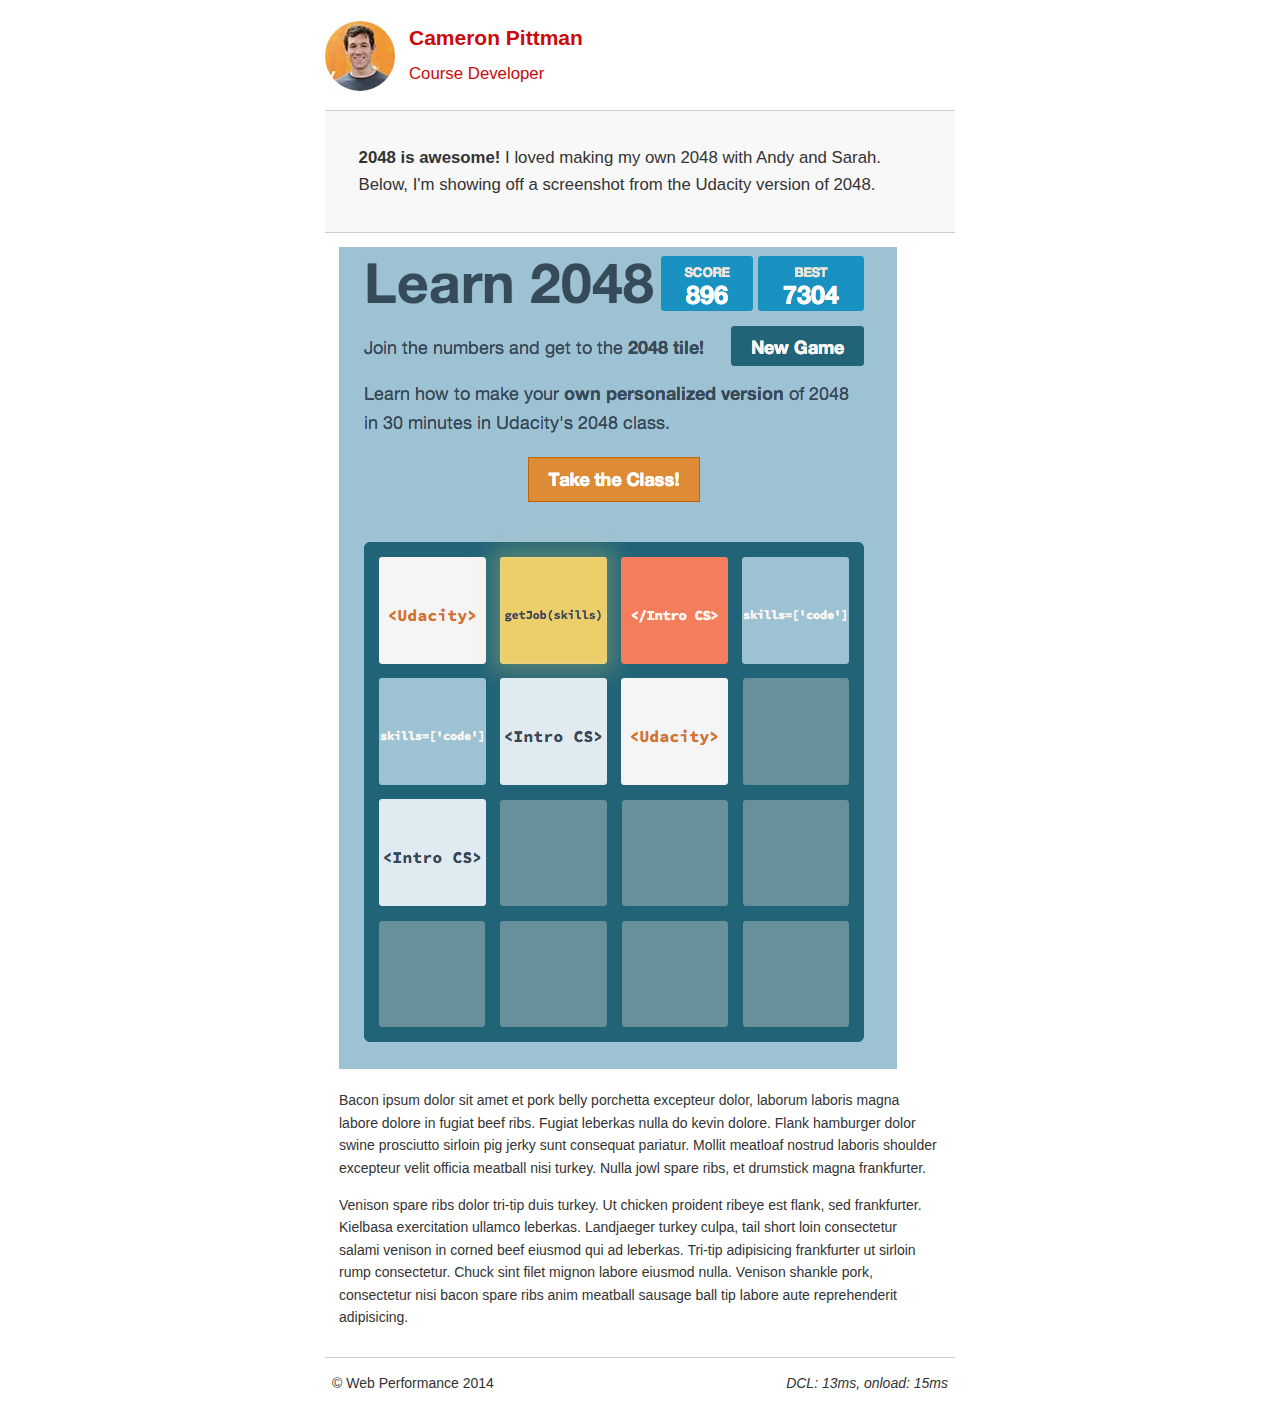
<file: project-2048.html>
<!DOCTYPE html>
<html lang="en">
  <head>
    <meta charset="utf-8">
    <meta name="viewport" content="width=device-width, initial-scale=1">
    <meta name="description" content=" FILL ME IN ">
    <meta name="author" content=" FILL ME IN ">
    <title>Cameron Pittman: Portfolio</title>

    <!-- Hmm, what is the impact of web fonts on speed? Measure it... -->
    <!-- <link href="//fonts.googleapis.com/css?family=Open+Sans:400,700" rel="stylesheet"> -->

    <link href="css/style.css" rel="stylesheet">
    <link href="css/print.css" rel="stylesheet">

    <script>
      (function(w,g){w['GoogleAnalyticsObject']=g;
      w[g]=w[g]||function(){(w[g].q=w[g].q||[]).push(arguments)};w[g].l=1*new Date();})(window,'ga');

      // Optional TODO: replace with your Google Analytics profile ID.
      ga('create', 'UA-XXXX-Y');
      ga('send', 'pageview');
    </script>
    <script src="//www.google-analytics.com/analytics.js"></script>
    <script src="js/perfmatters.js"></script>
  </head>

  <body>
    <header>
      <a href="/"><img src="img/profilepic.jpg"></a>
      <p>Cameron Pittman<br><span>Course Developer</span></p>
    </header>

    <div class="container">
      <div class="hero">
        <strong>2048 is awesome!</strong> I loved making my own 2048 with Andy and Sarah. Below, I'm showing off a screenshot from the Udacity version of 2048.
      </div>

      <div class="content">

        <img class="img-responsive" src="img/2048.png">

        <p>Bacon ipsum dolor sit amet et pork belly porchetta excepteur dolor, laborum laboris magna labore dolore in fugiat beef ribs. Fugiat leberkas nulla do kevin dolore. Flank hamburger dolor swine prosciutto sirloin pig jerky sunt consequat pariatur. Mollit meatloaf nostrud laboris shoulder excepteur velit officia meatball nisi turkey. Nulla jowl spare ribs, et drumstick magna frankfurter.</p>

        <p>Venison spare ribs dolor tri-tip duis turkey. Ut chicken proident ribeye est flank, sed frankfurter. Kielbasa exercitation ullamco leberkas. Landjaeger turkey culpa, tail short loin consectetur salami venison in corned beef eiusmod qui ad leberkas. Tri-tip adipisicing frankfurter ut sirloin rump consectetur. Chuck sint filet mignon labore eiusmod nulla. Venison shankle pork, consectetur nisi bacon spare ribs anim meatball sausage ball tip labore aute reprehenderit adipisicing.</p>

    </div>

    <footer>
      <p>&copy; Web Performance 2014 <span id="crp-stats"></span></p>
    </footer>
  </body>
</html>
</file>
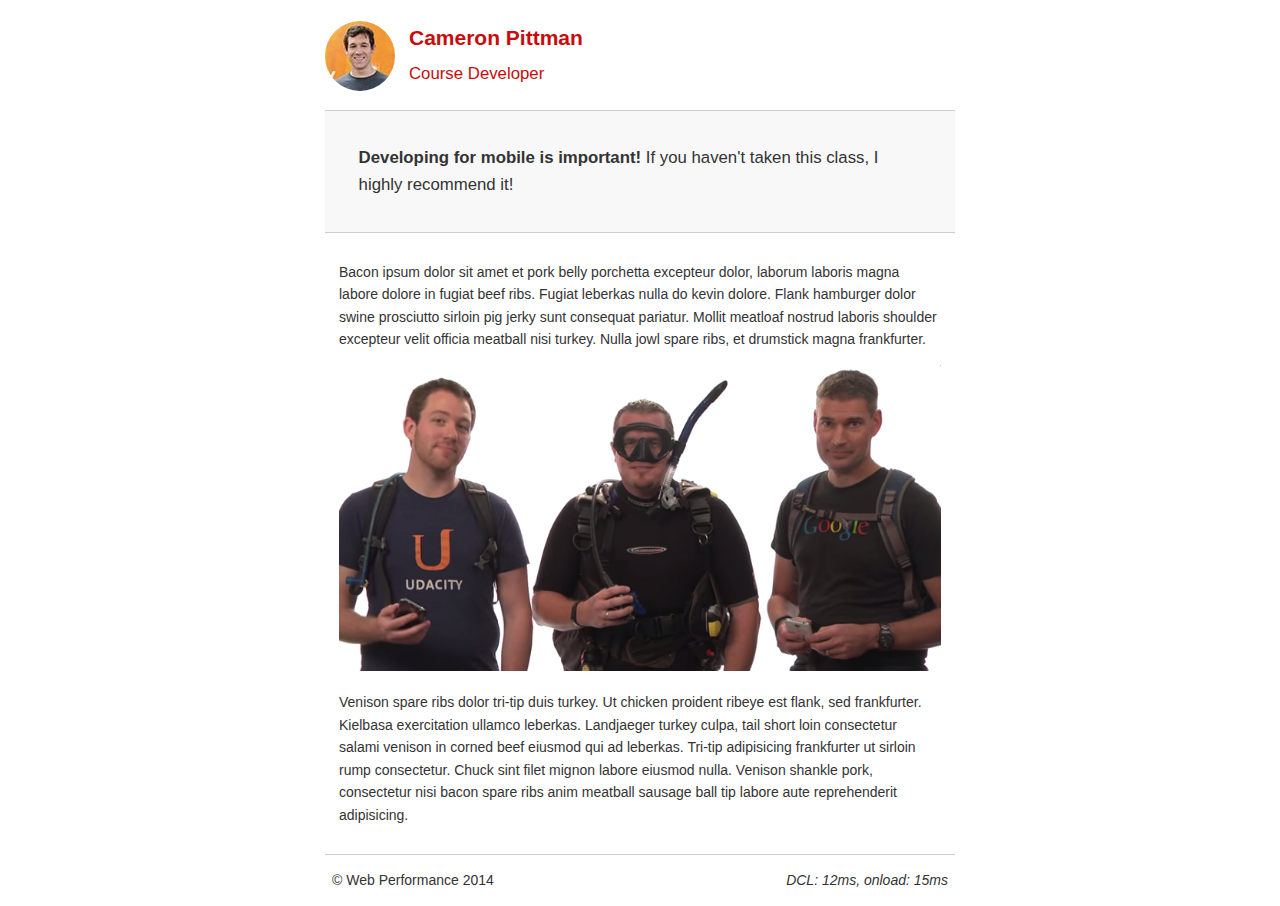
<file: project-mobile.html>
<!DOCTYPE html>
<html lang="en">
  <head>
    <meta charset="utf-8">
    <meta name="viewport" content="width=device-width, initial-scale=1">
    <meta name="description" content=" FILL ME IN ">
    <meta name="author" content=" FILL ME IN ">
    <title>Cameron Pitman: Portfolio</title>

    <!-- Hmm, what is the impact of web fonts on speed? Measure it... -->
    <!-- <link href="//fonts.googleapis.com/css?family=Open+Sans:400,700" rel="stylesheet"> -->

    <link href="css/style.css" rel="stylesheet">
    <link href="css/print.css" rel="stylesheet">

    <script>
      (function(w,g){w['GoogleAnalyticsObject']=g;
      w[g]=w[g]||function(){(w[g].q=w[g].q||[]).push(arguments)};w[g].l=1*new Date();})(window,'ga');

      // Optional TODO: replace with your Google Analytics profile ID.
      ga('create', 'UA-XXXX-Y');
      ga('send', 'pageview');
    </script>
    <script src="http://www.google-analytics.com/analytics.js"></script>
    <script async src="js/perfmatters.js"></script>
  </head>

  <body>
    <header>
      <a href="/"><img src="img/profilepic.jpg"></a>
      <p>Cameron Pittman<br><span>Course Developer</span></p>
    </header>

    <div class="container">
      <div class="hero">
        <strong>Developing for mobile is important!</strong> If you haven't taken this class, I highly recommend it!
      </div>

      <div class="content">

        <p>Bacon ipsum dolor sit amet et pork belly porchetta excepteur dolor, laborum laboris magna labore dolore in fugiat beef ribs. Fugiat leberkas nulla do kevin dolore. Flank hamburger dolor swine prosciutto sirloin pig jerky sunt consequat pariatur. Mollit meatloaf nostrud laboris shoulder excepteur velit officia meatball nisi turkey. Nulla jowl spare ribs, et drumstick magna frankfurter.</p>

        <img src="img/mobilewebdev.jpg">

        <p>Venison spare ribs dolor tri-tip duis turkey. Ut chicken proident ribeye est flank, sed frankfurter. Kielbasa exercitation ullamco leberkas. Landjaeger turkey culpa, tail short loin consectetur salami venison in corned beef eiusmod qui ad leberkas. Tri-tip adipisicing frankfurter ut sirloin rump consectetur. Chuck sint filet mignon labore eiusmod nulla. Venison shankle pork, consectetur nisi bacon spare ribs anim meatball sausage ball tip labore aute reprehenderit adipisicing.</p>

    </div>

    <footer>
      <p>&copy; Web Performance 2014 <span id="crp-stats"></span></p>
    </footer>
  </body>
</html>
</file>
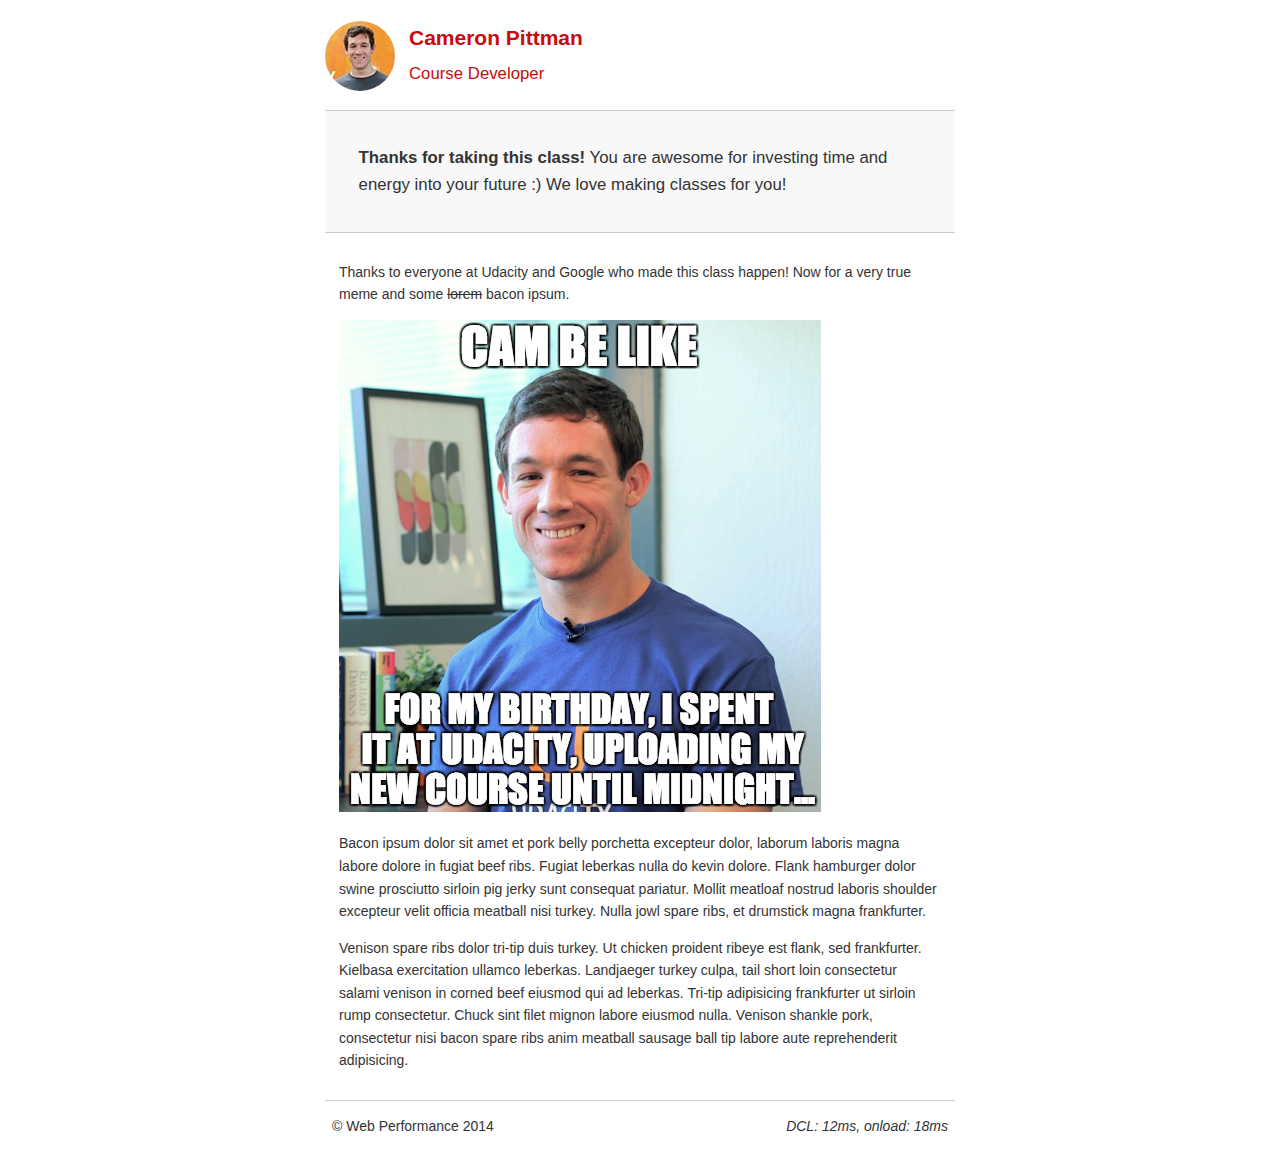
<file: project-webperf.html>
<!DOCTYPE html>
<html lang="en">
  <head>
    <meta charset="utf-8">
    <meta name="viewport" content="width=device-width, initial-scale=1">
    <meta name="description" content=" FILL ME IN ">
    <meta name="author" content=" FILL ME IN ">
    <title>Cameron Pittman: Portfolio</title>

    <!-- Hmm, what is the impact of web fonts on speed? Measure it... -->
    <!-- <link href="//fonts.googleapis.com/css?family=Open+Sans:400,700" rel="stylesheet"> -->

    <link href="css/style.css" rel="stylesheet">
    <link href="css/print.css" rel="stylesheet">

    <script>
      (function(w,g){w['GoogleAnalyticsObject']=g;
      w[g]=w[g]||function(){(w[g].q=w[g].q||[]).push(arguments)};w[g].l=1*new Date();})(window,'ga');

      // Optional TODO: replace with your Google Analytics profile ID.
      ga('create', 'UA-XXXX-Y');
      ga('send', 'pageview');
    </script>
    <script src="http://www.google-analytics.com/analytics.js"></script>
    <script async src="js/perfmatters.js"></script>
  </head>

  <body>
    <header>
      <a href="/"><img src="img/profilepic.jpg"></a>
      <p>Cameron Pittman<br><span>Course Developer</span></p>
    </header>

    <div class="container">
      <div class="hero">
        <strong>Thanks for taking this class!</strong> You are awesome for investing time and energy into your future :) We love making classes for you!
      </div>

      <div class="content">

        <p>Thanks to everyone at Udacity and Google who made this class happen! Now for a very true meme and some <strike>lorem</strike> bacon ipsum.</p>

        <img src="img/cam_be_like.jpg">

        <p>Bacon ipsum dolor sit amet et pork belly porchetta excepteur dolor, laborum laboris magna labore dolore in fugiat beef ribs. Fugiat leberkas nulla do kevin dolore. Flank hamburger dolor swine prosciutto sirloin pig jerky sunt consequat pariatur. Mollit meatloaf nostrud laboris shoulder excepteur velit officia meatball nisi turkey. Nulla jowl spare ribs, et drumstick magna frankfurter.</p>

        <p>Venison spare ribs dolor tri-tip duis turkey. Ut chicken proident ribeye est flank, sed frankfurter. Kielbasa exercitation ullamco leberkas. Landjaeger turkey culpa, tail short loin consectetur salami venison in corned beef eiusmod qui ad leberkas. Tri-tip adipisicing frankfurter ut sirloin rump consectetur. Chuck sint filet mignon labore eiusmod nulla. Venison shankle pork, consectetur nisi bacon spare ribs anim meatball sausage ball tip labore aute reprehenderit adipisicing.</p>

    </div>

    <footer>
      <p>&copy; Web Performance 2014 <span id="crp-stats"></span></p>
    </footer>
  </body>
</html>
</file>
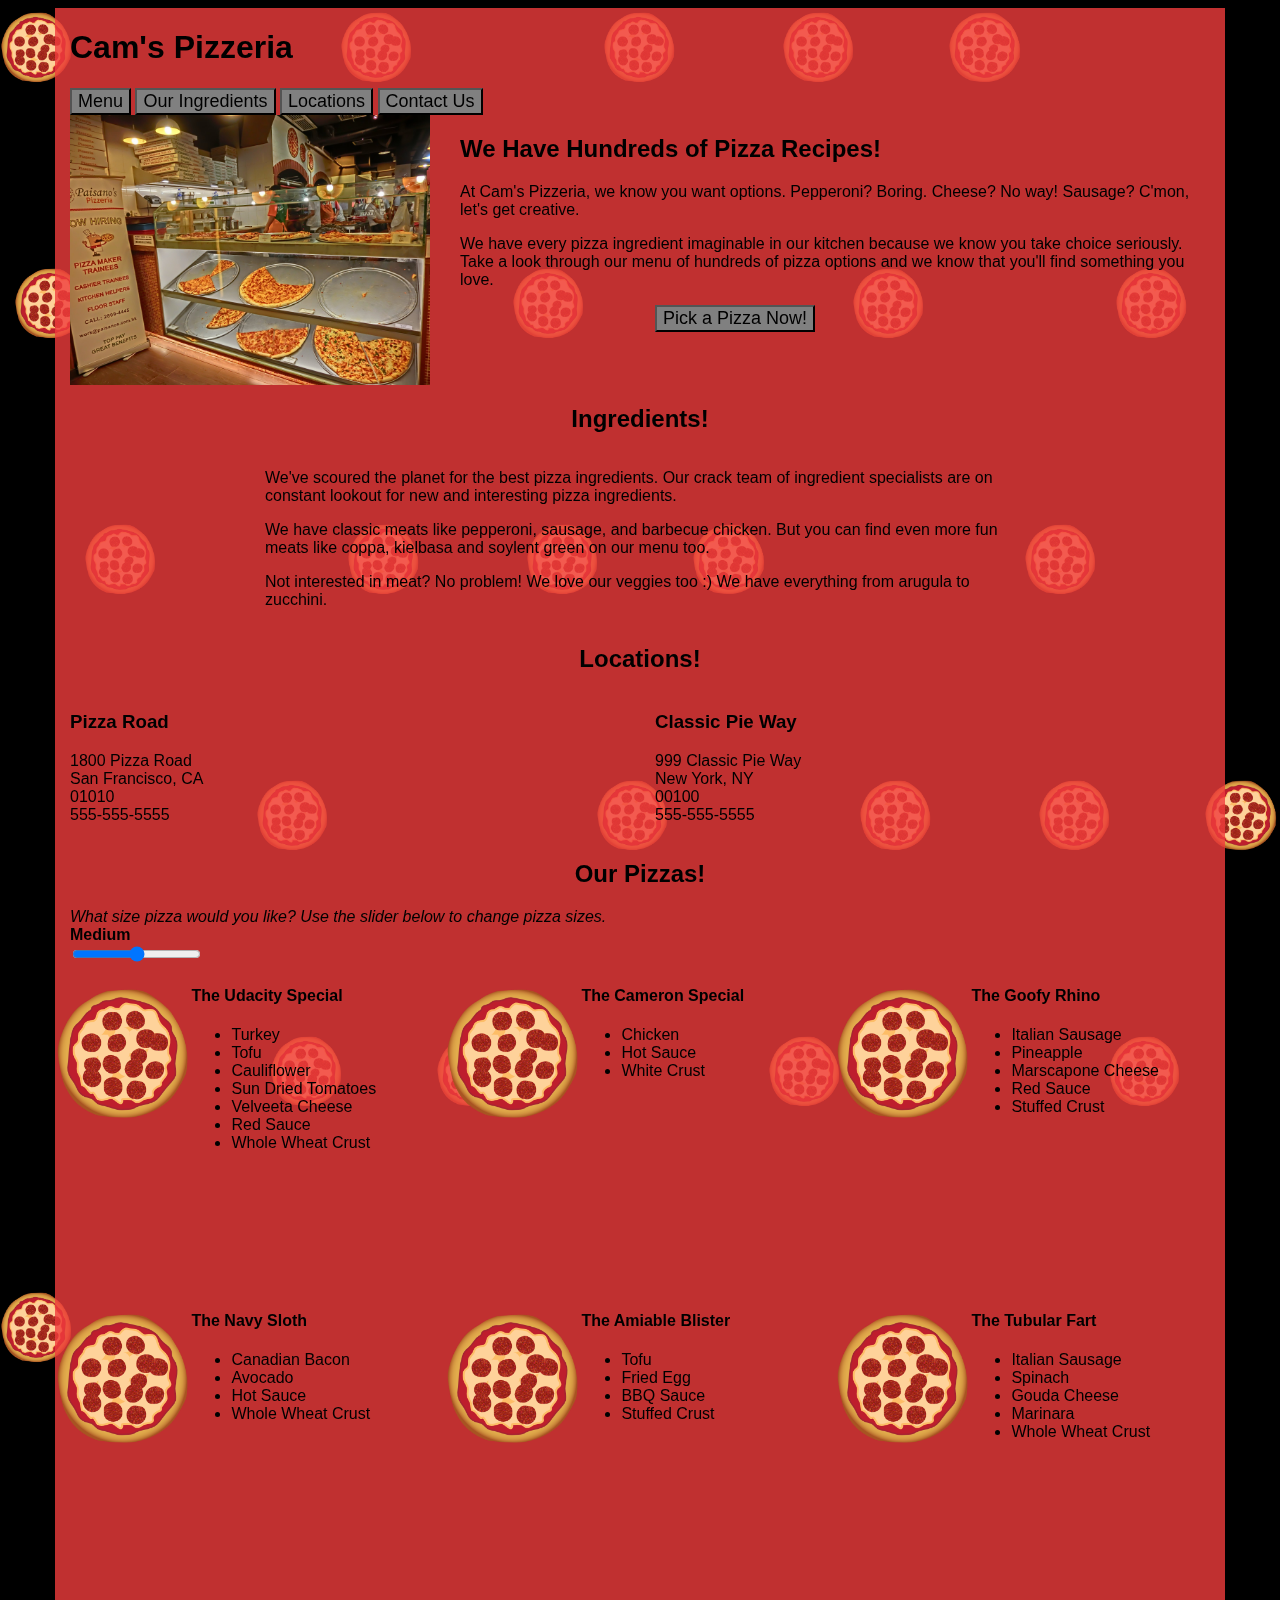
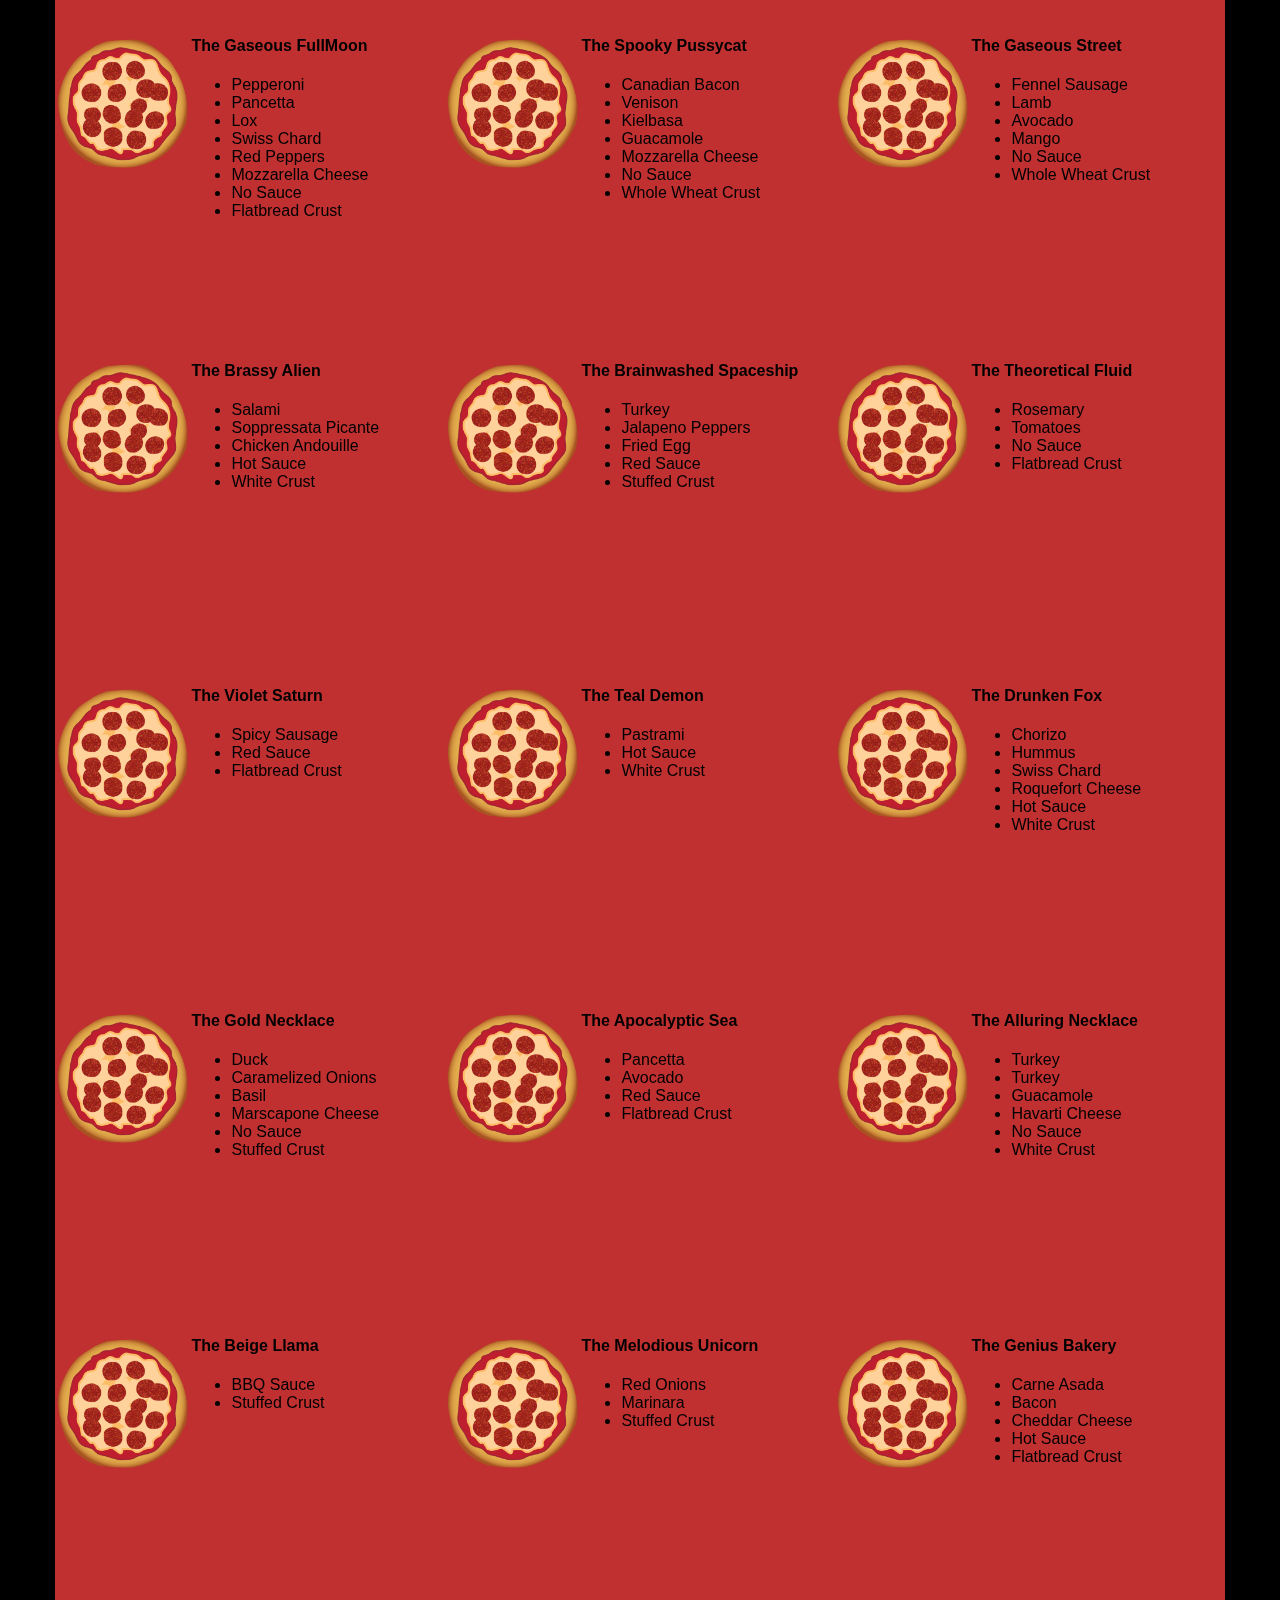
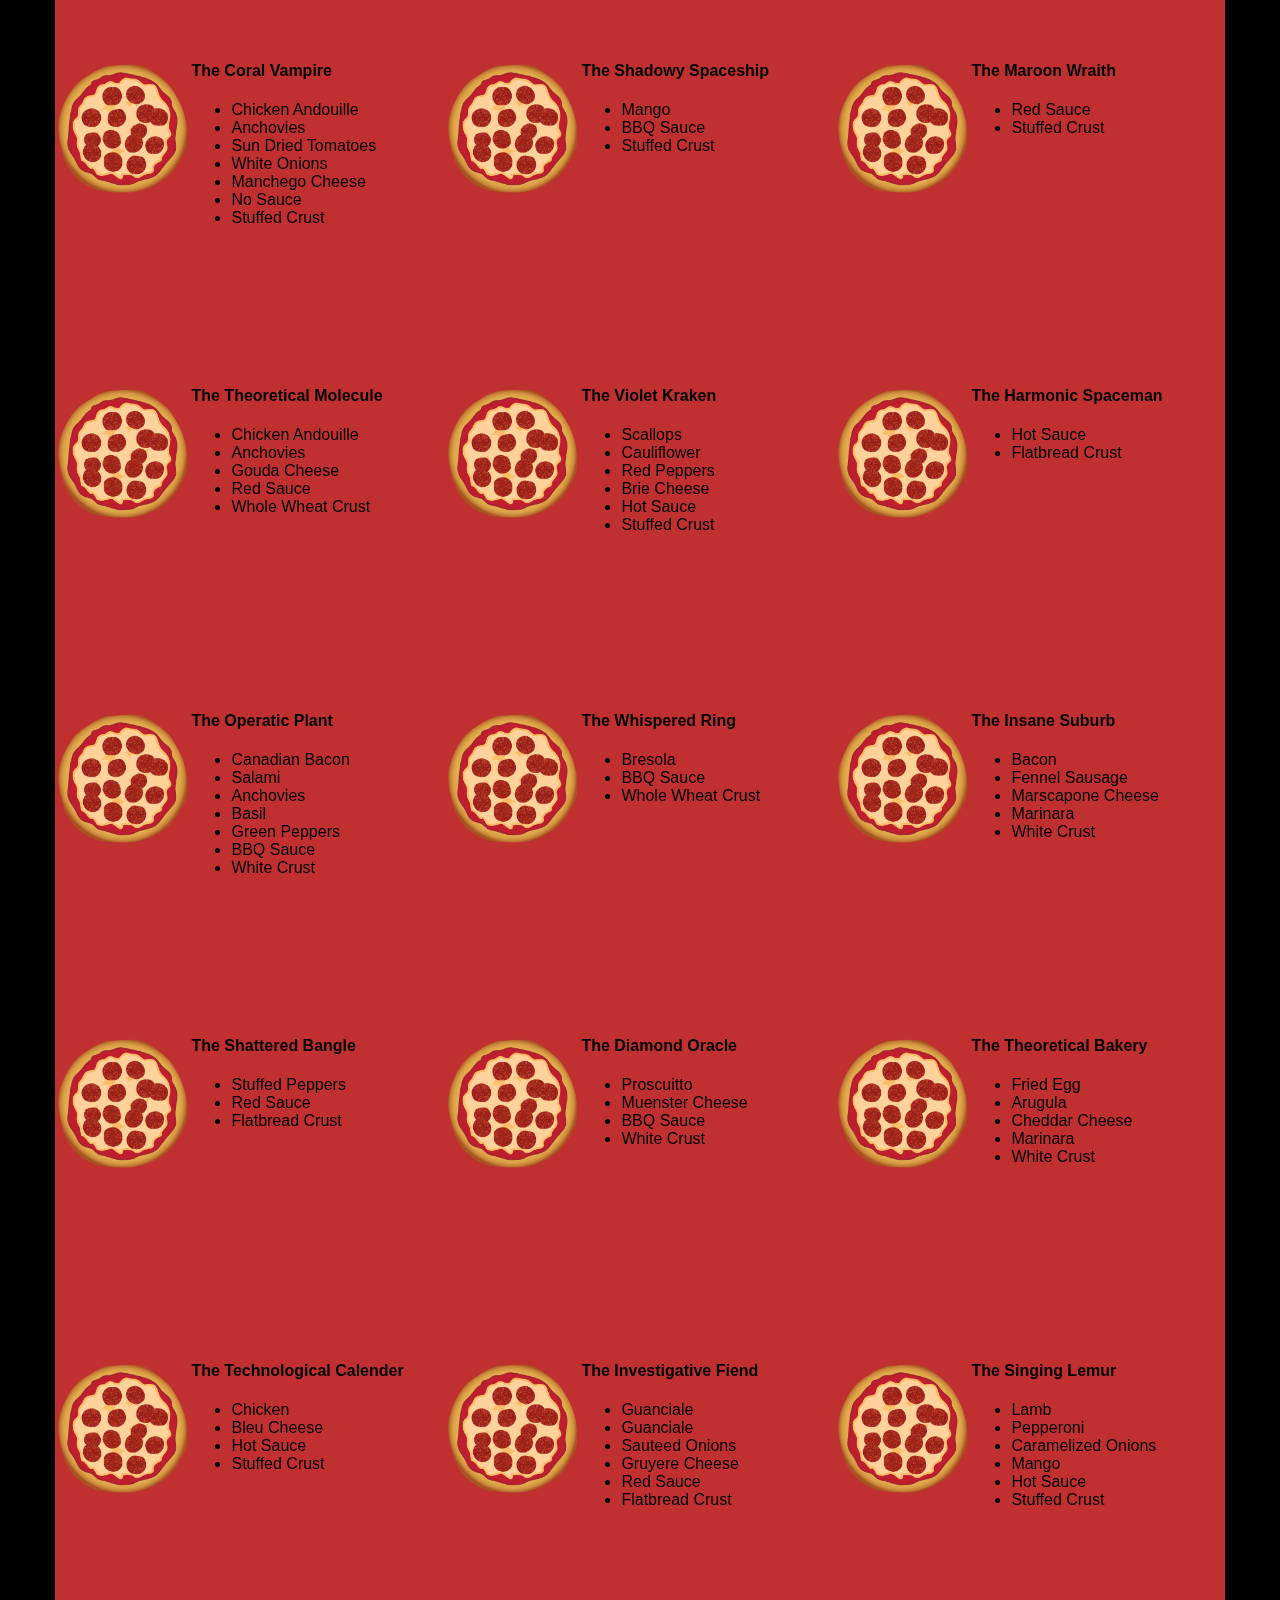
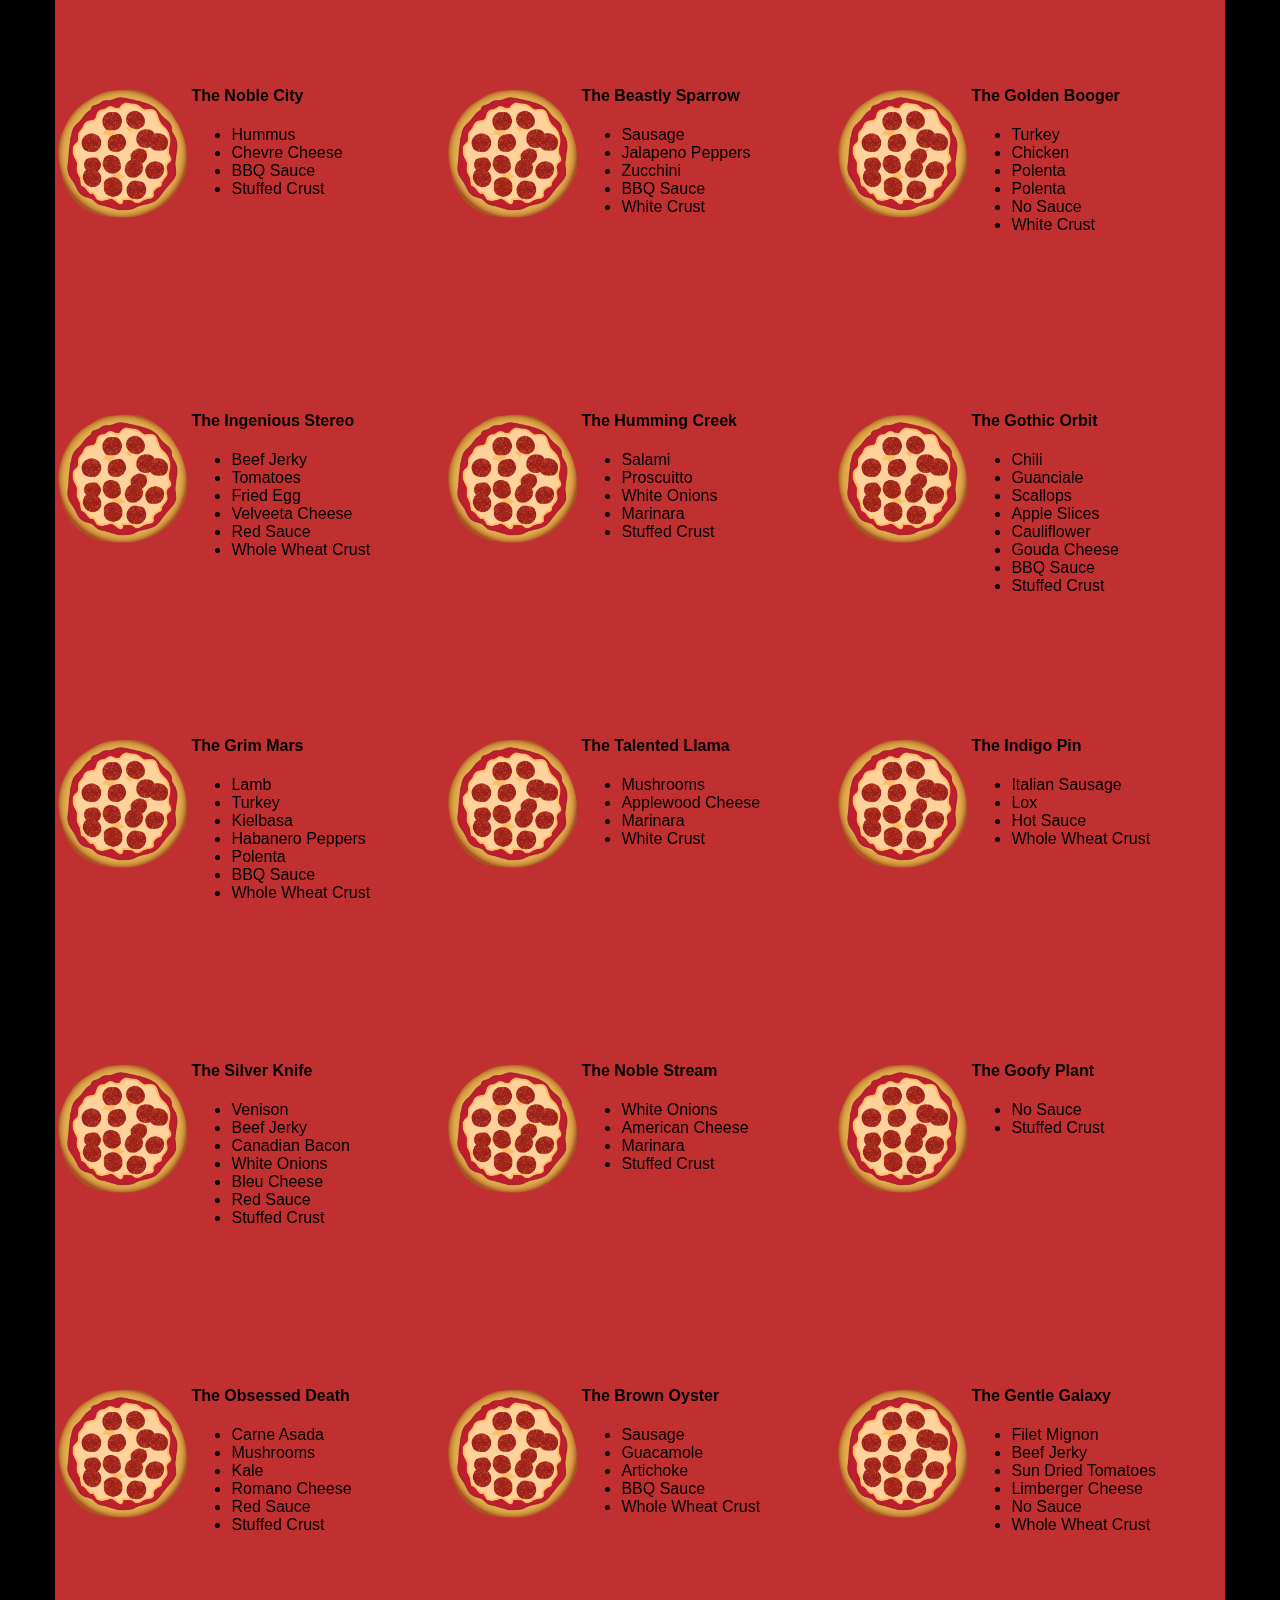
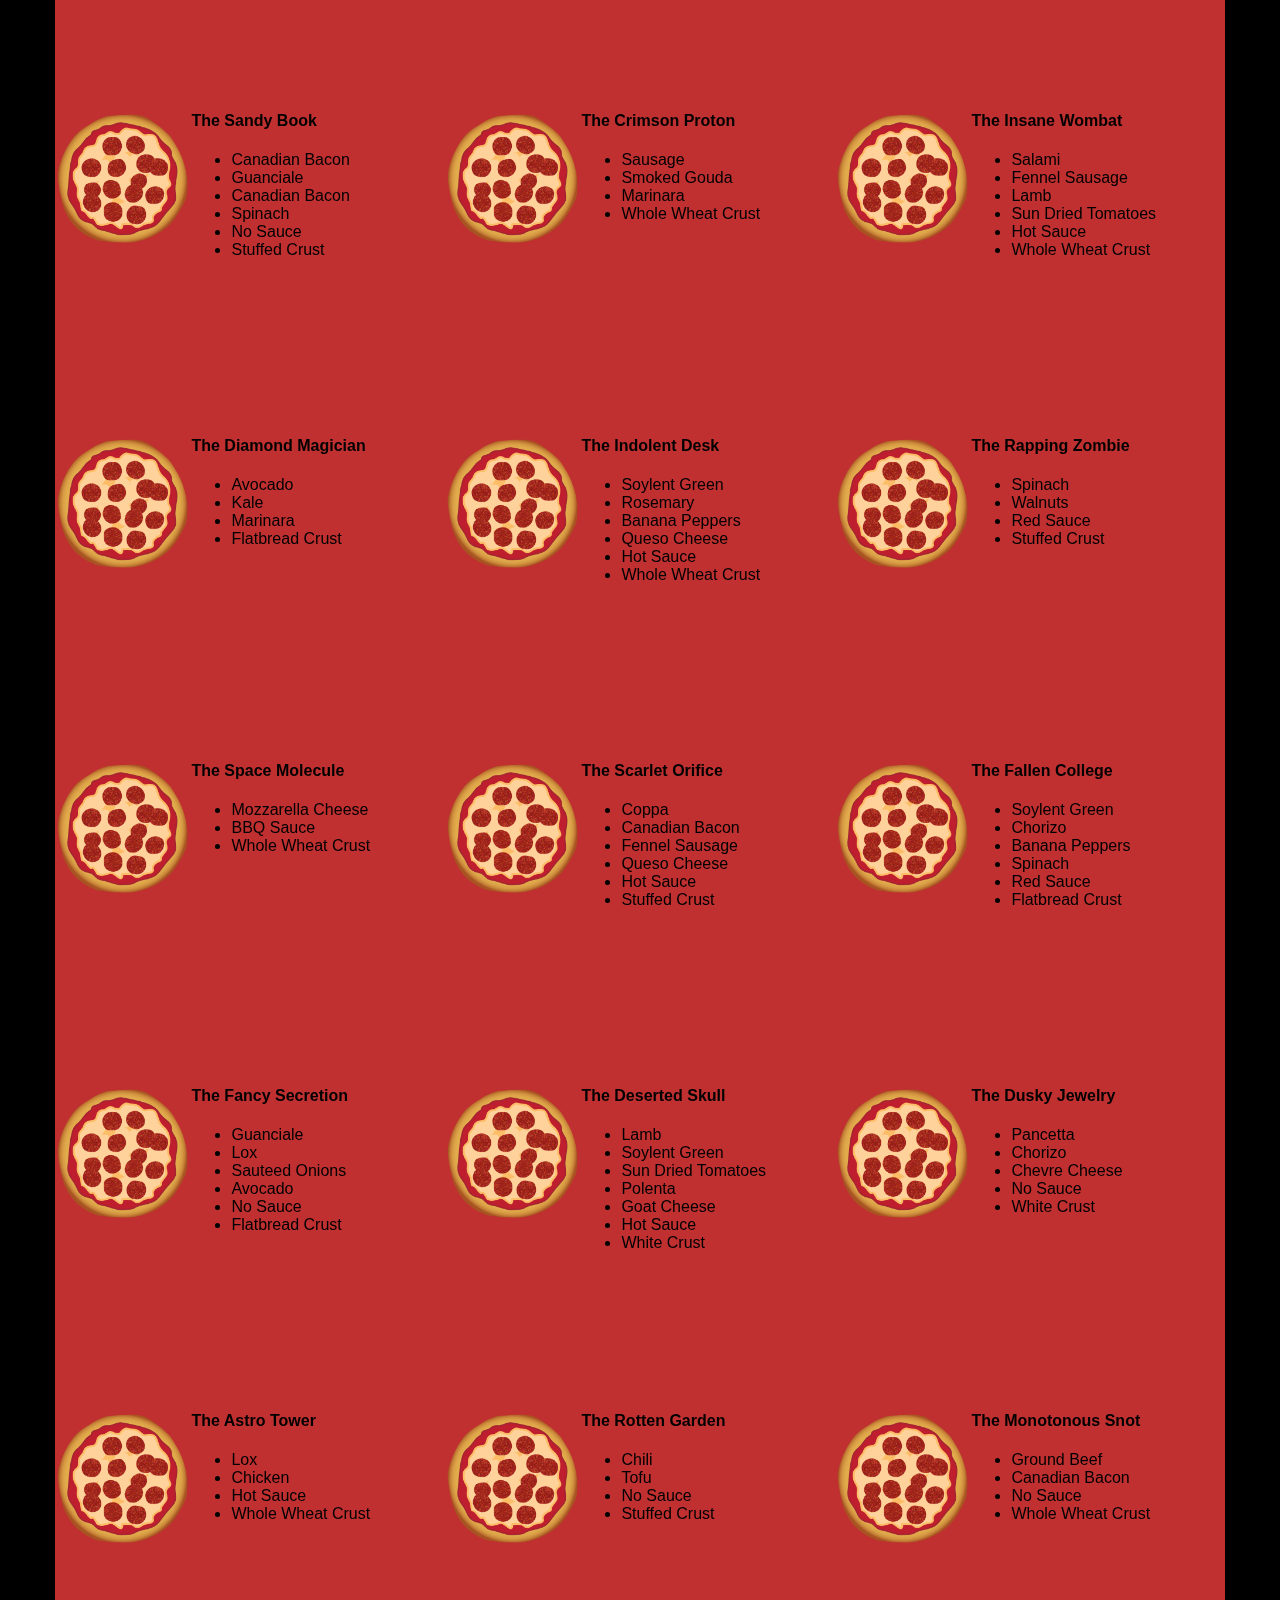
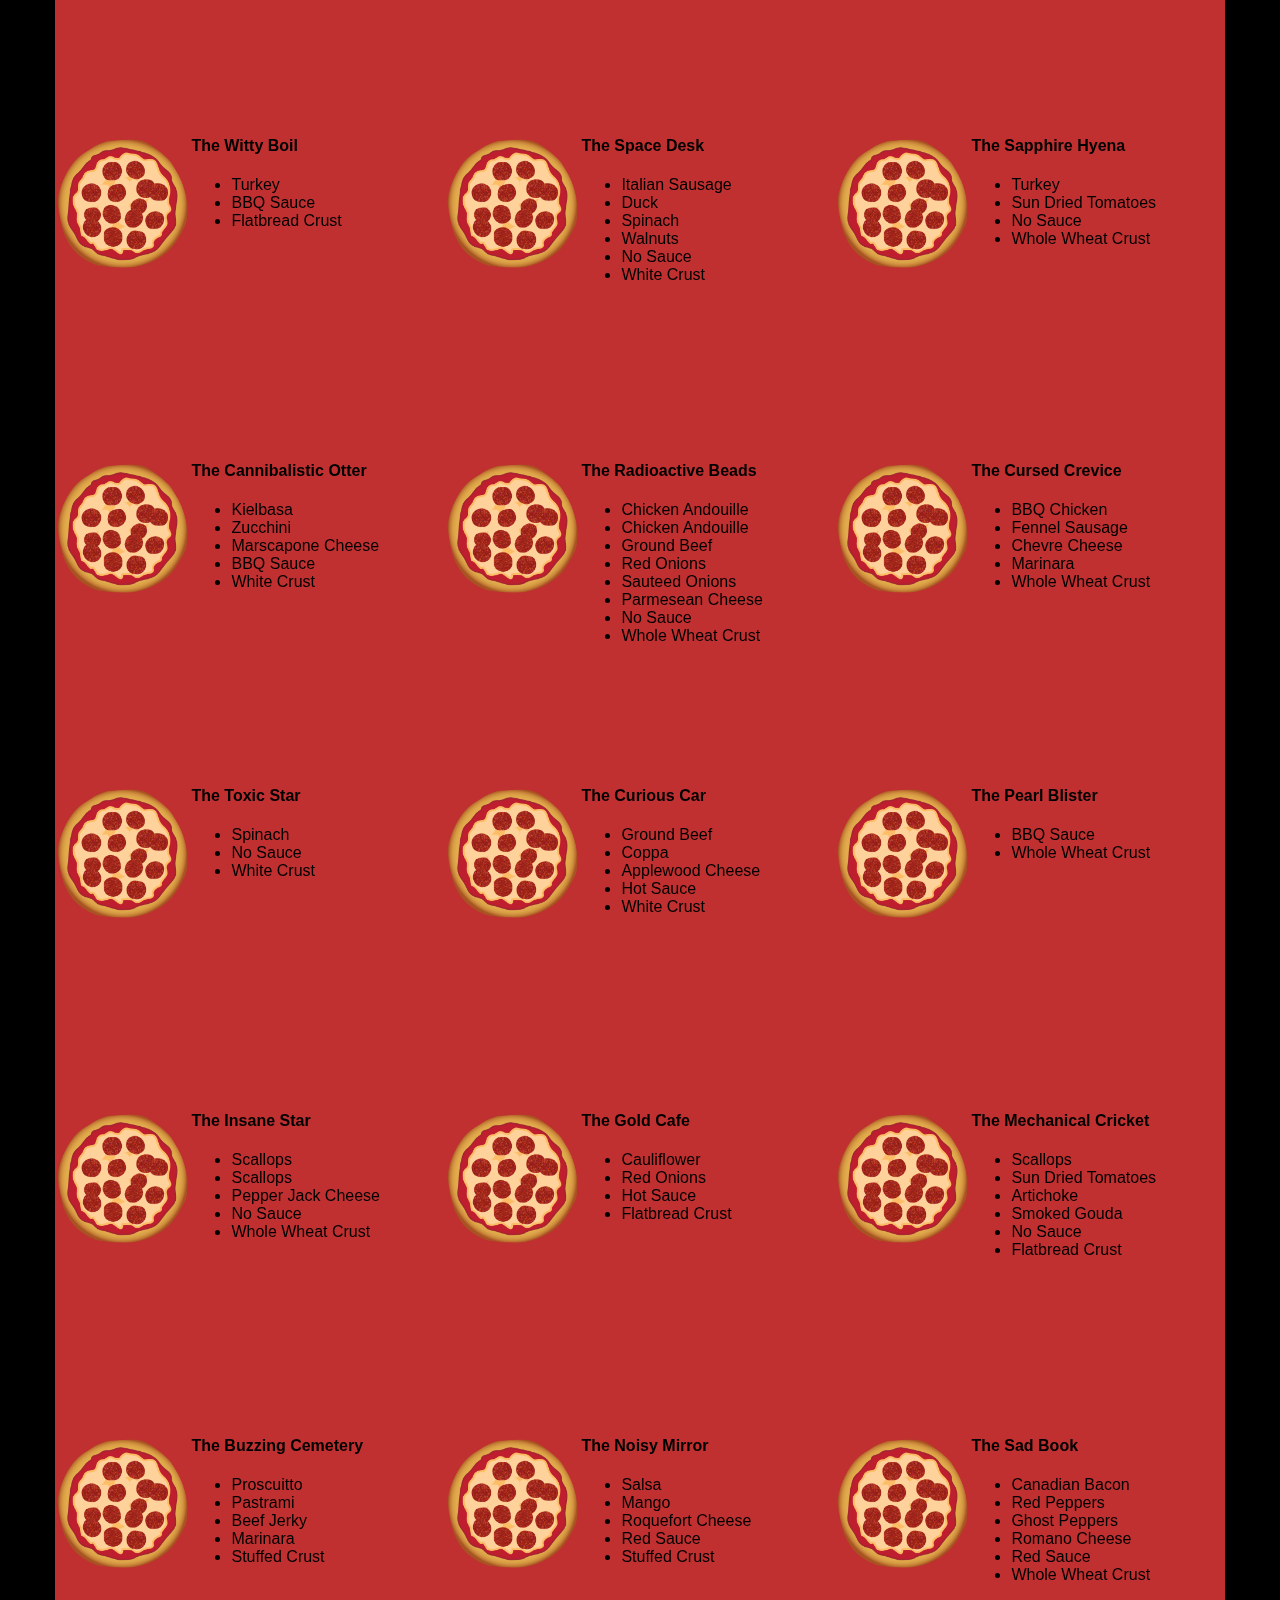
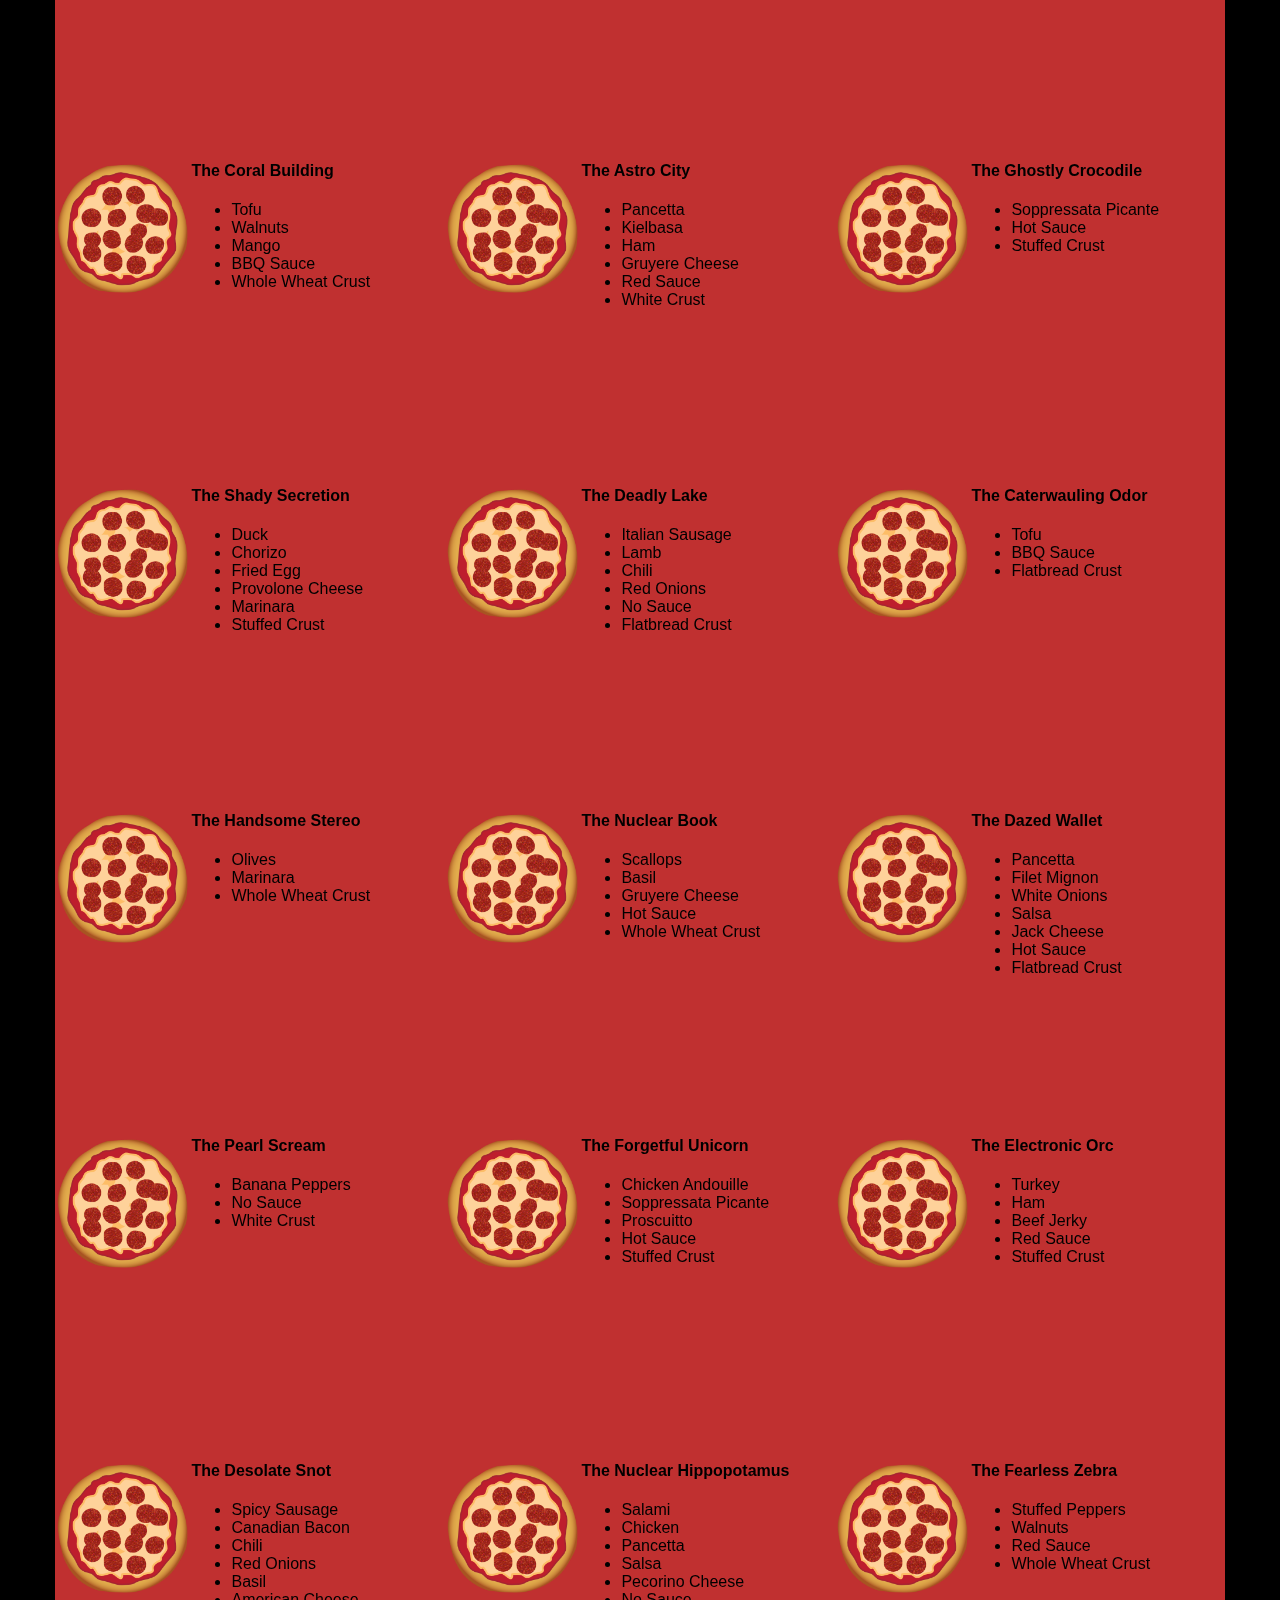
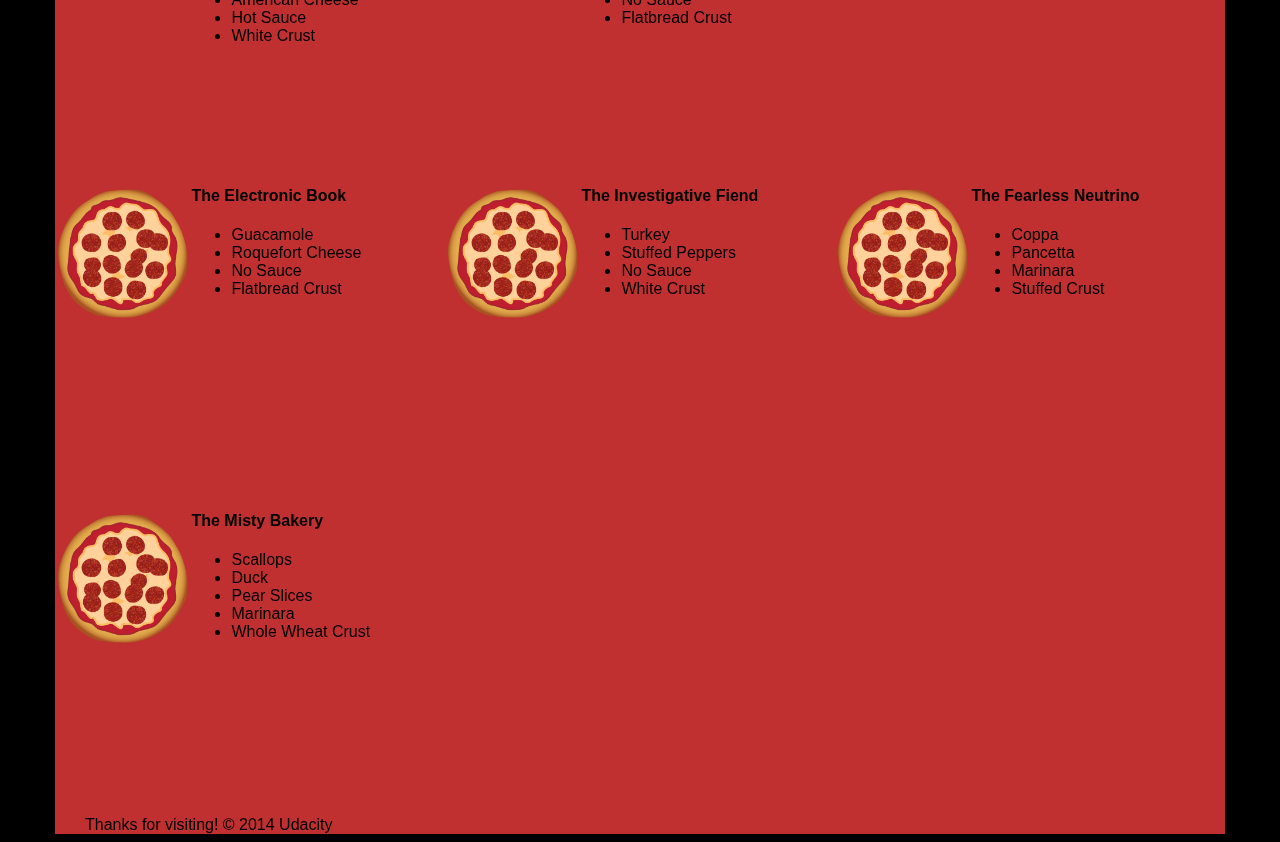
<file: views/pizza.html>
<!DOCTYPE HTML>
<html>
<head>
  <link rel="stylesheet" href="css/style.css">
  <link rel="stylesheet" href="css/bootstrap-grid.css">
</head>

<body>
  <div class="container">
    <div id="header" class="row">
      <div class="col-md-6">
        <div class="row">
          <div class="col-md-12">
            <h1>Cam's Pizzeria</h1>
            <div class="row">
              <div id="menu" class="col-md-12">
                <form action="#randomPizzas">
                  <input type="submit" value="Menu">
                </form>
                <form action="#ingredients">
                  <input type="submit" value="Our Ingredients">
                </form>
                <form action="#locations">
                  <input type="submit" value="Locations">
                </form>
                <form action="#" onsubmit="alert('Thanks for clicking! This button doesn\'t do anything because this is a fake pizzeria :\)')">
                  <input type="submit" value="Contact Us">
                </form>
              </div>
            </div>
          </div>
        </div>
      </div>
      <div id="movingPizzas1" class="col-md-6">
      </div>
    </div>
    <div id="callToAction" class="row">
      <div class="col-md-4">
        <img src="images/pizzeria.jpg" class="img-responsive"> <!-- Image credit to: http://commons.wikimedia.org/wiki/File:HK_TST_night_%E5%98%89%E8%98%AD%E9%81%93_Granville_Road_restaurant_Paisano's_Pizzeria_pizza_Dec-2013.JPG -->
      </div>
      <div class="col-md-8">
        <div class="row">
          <div class="col-md-12">
            <h2>We Have Hundreds of Pizza Recipes!</h2>
            <p>At Cam's Pizzeria, we know you want options. Pepperoni? Boring. Cheese? No way! Sausage? C'mon, let's get creative.</p>

            <p>We have every pizza ingredient imaginable in our kitchen because we know you take choice seriously. Take a look through our menu of hundreds of pizza options and we know that you'll find something you love.</p>
          </div>
        </div>
        <div class="row">
          <div class="col-md-6 col-md-push-3">
            <form action="#randomPizzas">
              <input type="submit" value="Pick a Pizza Now!">
            </form>
          </div>
        </div>
      </div>
    </div>
    <div id="ingredients" class="row">
      <div class="col-md-8 col-md-push-2">
        <div class="row">
          <div class="col-md-12 centered">
            <h2>Ingredients!</h2>
          </div>
        </div>
        <div class="row">
          <div class="col-md-12">
            <p>We've scoured the planet for the best pizza ingredients. Our crack team of ingredient specialists are on constant lookout for new and interesting pizza ingredients.</p>

            <p>We have classic meats like pepperoni, sausage, and barbecue chicken. But you can find even more fun meats like coppa, kielbasa and soylent green on our menu too.</p>

            <p>Not interested in meat? No problem! We love our veggies too :) We have everything from arugula to zucchini.</p>
          </div>
        </div>
      </div>
    </div>
    <div id="locations" class="row">
      <div class="col-md-12">
        <h2 style="text-align: center">Locations!</h2>
        <div class="row">
          <div class="col-md-6">
            <h3>Pizza Road</h3>
            <p>1800 Pizza Road<br>San Francisco, CA<br>01010<br>555-555-5555</p>
          </div>
          <div class="col-md-6">
            <h3>Classic Pie Way</h3>
            <p>999 Classic Pie Way<br>New York, NY<br>00100<br>555-555-5555</p>
          </div>
        </div>
      </div>
    </div>
    <div id="pizzaGenerator" class="row">
      <div class="col-md-12">
        <h2 style="text-align: center">Our Pizzas!</h2>
        <div class="row">
          <div class="col-md-12">
            <em>What size pizza would you like? Use the slider below to change pizza sizes.</em>
          </div>
          <div id="pizzaSize" class="col-md-6">Medium</div>
          <div class="col-md-12">
            <input id="sizeSlider" type="range" min="1" max="3" value="2" step="1" onchange="resizePizzas(this.value)"></input>
          </div>
        </div>
        <div id="randomPizzas" class="row">
          <div id="pizza0" class="randomPizzaContainer" style="width:33.33%; height: 325px;">
            <div style="width:35%">
              <img src="images/pizza.png" class="img-responsive">
            </div>
            <div style="width:65%">
              <h4>The Udacity Special</h4>
              <ul>
                <li>Turkey</li>
                <li>Tofu</li>
                <li>Cauliflower</li>
                <li>Sun Dried Tomatoes</li>
                <li>Velveeta Cheese</li>
                <li>Red Sauce</li>
                <li>Whole Wheat Crust</li>
              </ul>
            </div>
          </div>
          <div id="pizza1" class="randomPizzaContainer" style="width:33.33%; height: 325px;">
            <div style="width:35%">
              <img src="images/pizza.png" class="img-responsive">
            </div>
            <div style="width:65%">
              <h4>The Cameron Special</h4>
              <ul>
                <li>Chicken</li>
                <li>Hot Sauce</li>
                <li>White Crust</li>
              </ul>
            </div>
          </div>
        </div>
      </div>
    </div>
    <div id="footer" class="col-md-12">Thanks for visiting! &copy; 2014 Udacity</div>
  </div>
  <script type="text/javascript" src="js/main.js"></script>
</body>

</html>
</file>
<file: css/style.css>
html {
  font-size: 100%;
  overflow-y: scroll;
  -webkit-tap-highlight-color: rgba(0,0,0,0);
  -ms-text-size-adjust: 100%;
  -webkit-text-size-adjust: none;
}
body { margin: 0; font-size: 14px; line-height: 1.61; font-weight: 400; }
body, button, input, select, textarea { font-family: 'Open Sans', sans-serif; color: #333; }

a { color: #12C; }
a:visited { color: #61C; }
a:focus { outline: thin dotted; }
a:hover, a:active { color: #c00; outline: 0; }

b, strong { font-weight: bold; }
pre, code { font-family: monospace, monospace; font-size: 1em; }
ul, ol { margin: 1em 0; padding: 0 0 0 20px; }
img { border: 0; max-width: 100%; }

body { background: #fff; }
header, footer, .container { max-width: 45em; margin: 0 auto; }

header { padding: 0 0.5em; color: #C90B0B; }
header img { border-radius: 40px; float: left; }
header p { font-size:1.5em; font-weight: bold; padding-left: 4em;}
header p span { font-size: 0.8em; font-weight: normal;}

.hero { padding: 2em; background-color: #f8f8f8; font-size:1.2em;
  border-bottom: 1px solid #ccc;
  border-top: 1px solid #ccc;
}

.content { padding: 1em 1em; }
.content li { list-style-type: none; font-size: 1.1em;}
li img { float:left; padding-right: 1em; }
li p { font-size: 0.9em; font-style: italic; }

footer {
  padding: 0 0.5em;
  border-top: 1px solid #ccc;
}
footer span { float: right; font-style: italic; }

/* Smartphones (portrait) */
@media only screen and (max-width: 480px) {
  body { font-size: 12px;}
  header p { padding-left: 4.5em;}
}
</file>
<file: css/print.css>
@media print {
  * { background: transparent !important; color: black !important; text-shadow: none !important; filter:none !important; -ms-filter: none !important; }
  a, a:visited { color: #444 !important; text-decoration: underline; }
  a[href]:after { content: " (" attr(href) ")"; }
  tr, img { page-break-inside: avoid; }
  img { max-width: 100% !important; }
  @page { margin: 0.5cm; }
  p, h2, h3 { orphans: 3; widows: 3; }
  h2, h3{ page-break-after: avoid; }
}
</file>
<file: views/css/style.css>
/** {
  outline: 1px solid red !important;
}*/
* {
  -webkit-box-sizing: border-box;
  -moz-box-sizing: border-box;
  -box-sizing: border-box;
}

body {
  font-family: "Trebuchet MS", Helvetica, sans-serif;
  background: black;
}

input {
  background: grey;
  font-size: 18px;
}

form {
  display: inline-block;
}

.centered {
  text-align: center;
}

#pizzaSize {
  font-weight: 800;
}

.mover {
  position: fixed;
  z-index: -1;
  width: 73.33px;
/* using the code below to force each mover class nto its own layer.So that
the painting time is reduced.*/
 backface-visibility: hidden;
}

.randomPizzaContainer {
  float: left;
  display: flex;
}

.randomPizzaContainer:after {
  content: "";
  display: table;
  clear:both;
}

 .container {
  background-color: rgba(240, 60, 60, 0.8);
}
</file>
